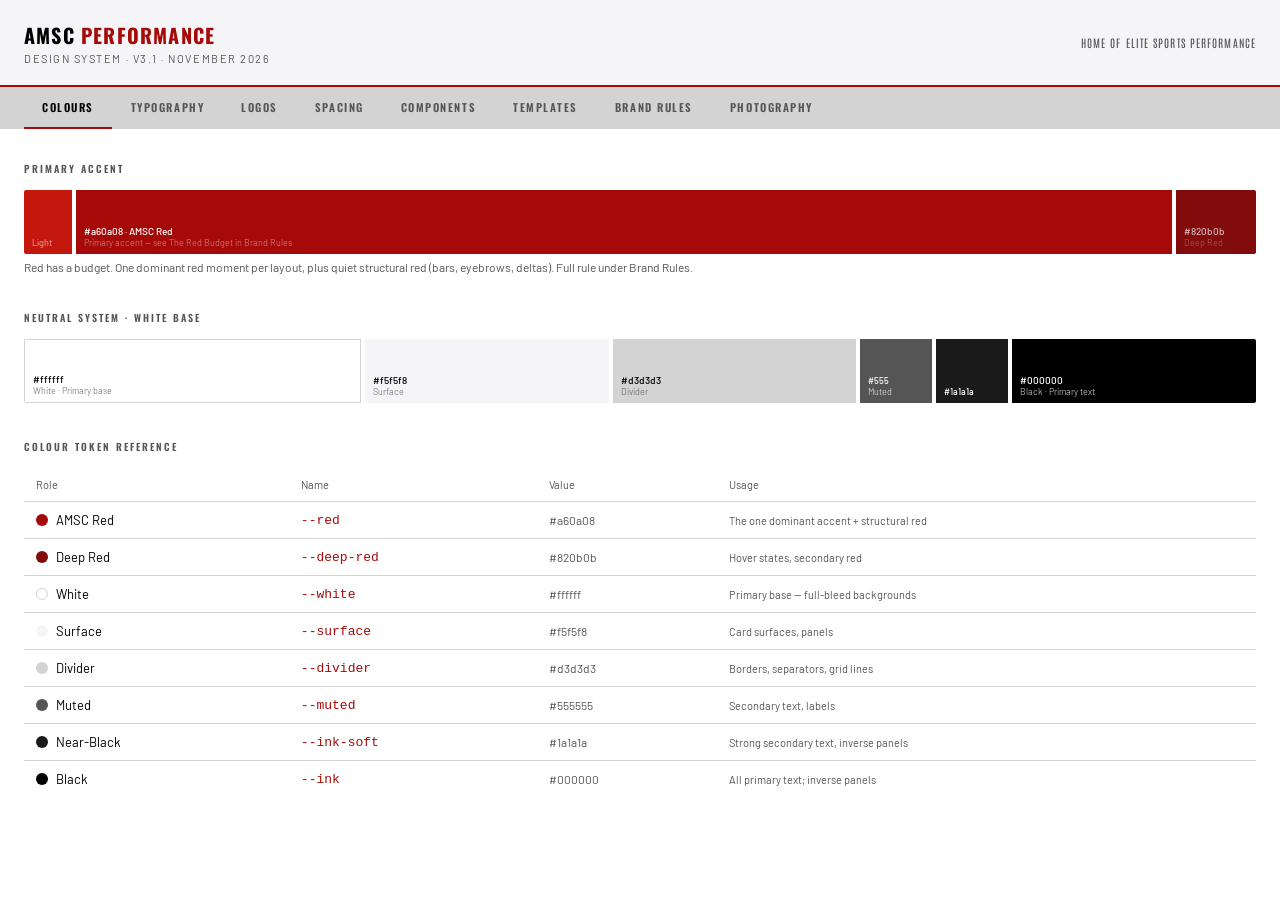
<file: index.html>
<!DOCTYPE html>
<html lang="en">
<head>
<meta charset="UTF-8">
<meta name="viewport" content="width=device-width, initial-scale=1.0">
<title>AMSC Performance — Design System v3.1</title>
<link href="https://fonts.googleapis.com/css2?family=Oswald:wght@400;600;700&family=Antonio:wght@400;500;700&family=Barlow:wght@400;500&display=swap" rel="stylesheet">
<style>
*{box-sizing:border-box;margin:0;padding:0}
.sr-only{position:absolute;width:1px;height:1px;padding:0;margin:-1px;overflow:hidden;clip:rect(0,0,0,0);white-space:nowrap;border:0}
:root{
  --red:#a60a08;--deep-red:#820b0b;
  --white:#ffffff;--surface:#f5f5f8;--divider:#d3d3d3;
  --muted:#555;--text-2:#555;--ink-soft:#1a1a1a;--ink:#000;
  --black:#000;
}
/* v3.1: white is the base; black carries text + contrast. Photo/overlay zones re-invert for legibility. */
.on-photo{--ink:#f5f5f8;--text-2:#d3d3d3;--muted:#d3d3d3;--divider:#333}
.ds{background:#fff;min-height:100vh;color:var(--ink);font-family:'Barlow',sans-serif;padding:0 0 48px}
.ds-header{background:var(--surface);border-bottom:2px solid var(--red);padding:20px 24px;display:flex;align-items:center;gap:16px}
.ds-wordmark{font-family:'Oswald',sans-serif;font-weight:700;font-size:20px;letter-spacing:.06em;color:var(--ink)}
.ds-wordmark span{color:var(--red)}
.ds-sub{font-family:'Barlow',sans-serif;font-size:11px;color:var(--muted);letter-spacing:.14em;text-transform:uppercase;margin-top:2px}
.ds-nav{display:flex;gap:1px;padding:0 24px;background:var(--divider);border-bottom:1px solid var(--divider);flex-wrap:wrap}
.ds-tab{font-family:'Oswald',sans-serif;font-weight:600;font-size:11px;letter-spacing:.14em;text-transform:uppercase;padding:12px 18px;cursor:pointer;border:none;background:transparent;color:var(--muted);border-bottom:2px solid transparent;margin-bottom:-1px;transition:all .15s}
.ds-tab.on{color:var(--ink);border-bottom-color:var(--red)}
.ds-tab:hover:not(.on){color:var(--text-2)}
.ds-body{padding:32px 24px}
.ds-section{display:none}.ds-section.on{display:block}
.label{font-family:'Oswald',sans-serif;font-weight:600;font-size:10px;letter-spacing:.2em;text-transform:uppercase;color:var(--muted);margin-bottom:14px}
.group{margin-bottom:36px}
.rule{border:none;border-top:0.5px solid var(--divider);margin:28px 0}
.swatch-row{display:flex;gap:4px;height:64px;border-radius:2px;overflow:hidden;margin-bottom:6px}
.sw{flex:1;display:flex;align-items:flex-end;padding:6px 8px}
.sw-label{font-family:'Barlow',sans-serif;font-size:10px;font-weight:500}
.hex{font-family:'Barlow',sans-serif;font-size:9px;opacity:.7}
.token-table{width:100%;border-collapse:collapse}
.token-table tr{border-bottom:0.5px solid var(--divider)}
.token-table tr:last-child{border-bottom:none}
.token-table td{padding:10px 12px;font-size:13px;vertical-align:middle}
.mono{font-family:monospace;font-size:11px;color:var(--red)}
.type-row{padding:16px 0;border-bottom:0.5px solid var(--divider)}
.type-row:last-child{border-bottom:none}
.type-meta{font-family:monospace;font-size:10px;color:var(--muted);margin-top:5px}
.sp-row{display:flex;align-items:center;gap:16px;padding:8px 0;border-bottom:0.5px solid var(--divider)}
.sp-row:last-child{border-bottom:none}
.sp-name{font-family:monospace;font-size:11px;color:var(--muted);min-width:32px}
.sp-bar{background:var(--red);height:14px;border-radius:1px;opacity:.85}
.sp-val{font-family:'Antonio',sans-serif;font-size:13px;color:var(--text-2);min-width:40px}
.comp-grid{display:grid;grid-template-columns:repeat(auto-fit,minmax(220px,1fr));gap:1px;background:var(--divider);margin-bottom:1px}
.comp-card{background:var(--surface);padding:20px}
.comp-title{font-family:'Oswald',sans-serif;font-weight:600;font-size:9px;letter-spacing:.2em;text-transform:uppercase;color:var(--muted);margin-bottom:16px}
.eyebrow{display:inline-flex;align-items:center;gap:6px;padding:3px 10px;background:var(--red);font-family:'Oswald',sans-serif;font-weight:600;font-size:10px;letter-spacing:.18em;text-transform:uppercase;color:#fff;border-radius:1px}
.eyebrow-ghost{border:0.5px solid var(--red);background:transparent;color:var(--red)}
.metric-large{font-family:'Antonio',sans-serif;font-weight:700;font-size:48px;color:var(--ink);line-height:1}
.metric-label{font-family:'Barlow',sans-serif;font-size:10px;letter-spacing:.14em;text-transform:uppercase;color:var(--muted);margin-top:4px}
.metric-sm{font-family:'Antonio',sans-serif;font-weight:700;font-size:24px;color:var(--ink);line-height:1}
.delta{font-family:'Antonio',sans-serif;font-weight:500;font-size:16px;color:var(--red)}
.stat-bar{display:flex;gap:1px;background:var(--divider)}
.stat-cell{flex:1;background:var(--surface);padding:12px 10px}
.stat-num{font-family:'Antonio',sans-serif;font-weight:700;font-size:22px;color:var(--ink);line-height:1}
.stat-num.accent{color:var(--red)}
.stat-lbl{font-family:'Barlow',sans-serif;font-size:9px;letter-spacing:.14em;text-transform:uppercase;color:var(--muted);margin-top:3px}
.btn-primary{display:inline-flex;align-items:center;gap:8px;padding:10px 20px;background:var(--red);color:#fff;font-family:'Oswald',sans-serif;font-weight:600;font-size:12px;letter-spacing:.14em;text-transform:uppercase;border:none;cursor:pointer;border-radius:1px;transition:background .15s}
.btn-primary:hover{background:var(--deep-red)}
.btn-ghost{background:transparent;border:0.5px solid var(--ink);color:var(--ink)}
.btn-ghost:hover{background:rgba(0,0,0,.05)}
.divider-red{height:2px;background:var(--red);margin:16px 0}
.divider-thin{height:0.5px;background:var(--divider);margin:12px 0}
.rule-red{border-left:3px solid var(--red);padding-left:14px;margin:8px 0}
.rule-red p{font-family:'Barlow',sans-serif;font-size:13px;color:var(--text-2);line-height:1.7;font-style:italic}
.rule-red .attr{font-family:'Barlow',sans-serif;font-size:10px;letter-spacing:.1em;text-transform:uppercase;color:var(--muted);margin-top:6px}
.tpl-frame{background:var(--surface);border:0.5px solid var(--divider);position:relative}
.tpl-photo{width:100%;background:#111;display:flex;align-items:center;justify-content:center;overflow:hidden;position:relative}
.tpl-photo-inner{width:100%;height:100%;background:linear-gradient(160deg,#111 0%,#1e1e1e 100%);display:flex;align-items:center;justify-content:center}
.photo-label{font-family:'Barlow',sans-serif;font-size:10px;color:var(--muted);letter-spacing:.1em;text-transform:uppercase;text-align:center}
.tpl-overlay{position:absolute;bottom:0;left:0;right:0;height:55%;background:linear-gradient(to top,rgba(0,0,0,.95) 0%,transparent 100%)}
.tpl-content{padding:14px}
.grid2{display:grid;grid-template-columns:1fr 1fr;gap:1px;background:var(--divider)}
.grid3{display:grid;grid-template-columns:1fr 1fr 1fr;gap:1px;background:var(--divider)}
.grid-cell{background:var(--surface);padding:14px}
.brand-rule-row{display:flex;align-items:flex-start;gap:14px;padding:12px 0;border-bottom:0.5px solid var(--divider)}
.brand-rule-row:last-child{border-bottom:none}
.brand-dot{width:6px;height:6px;border-radius:50%;background:var(--red);margin-top:5px;flex-shrink:0}
.brand-dot.grey{background:var(--muted)}
.brand-rule-text{font-family:'Barlow',sans-serif;font-size:13px;color:var(--text-2);line-height:1.6}
.do-dont{display:grid;grid-template-columns:1fr 1fr;gap:1px;background:var(--divider)}
.do-box{background:var(--surface);padding:16px}
.do-head{font-family:'Oswald',sans-serif;font-weight:600;font-size:9px;letter-spacing:.2em;text-transform:uppercase;margin-bottom:10px}
.do-head.do{color:#3a8c5c}.do-head.dont{color:var(--red)}
.budget-card{background:var(--surface);border-left:3px solid var(--red);padding:22px}
.budget-h{font-family:'Oswald',sans-serif;font-weight:700;font-size:20px;text-transform:uppercase;color:var(--ink);margin-bottom:6px}
.budget-sub{font-family:'Barlow',sans-serif;font-size:13px;color:var(--text-2);line-height:1.7}
.chip{display:inline-block;font-family:'Oswald',sans-serif;font-weight:600;font-size:10px;letter-spacing:.14em;text-transform:uppercase;padding:4px 10px;border-radius:1px;margin:3px 4px 3px 0}
.chip.dom{background:var(--red);color:#fff}
.chip.struct{background:transparent;border:0.5px solid var(--muted);color:var(--text-2)}
.hl{background:var(--red);color:#fff;padding:0 8px}
.logo-stage{display:flex;gap:1px;background:var(--divider);flex-wrap:wrap}
.logo-cell{background:var(--surface);padding:28px;display:flex;flex-direction:column;align-items:center;justify-content:center;gap:12px;flex:1;min-width:200px}
.logo-cell.onred{background:var(--red)}
.logo-cell.onlight{background:var(--white)}
.logo-cell.ondark{background:var(--ink)}
.logo-cell.ondark .logo-cap{color:#d3d3d3}
.logo-cell.ondark .logo-cap b{color:#f5f5f8}
.logo-cell.ondark .logo-file{color:#888}
.logo-cell img{display:block;height:auto;object-fit:contain}
.logo-cell img.wm{width:190px;max-width:100%}
.logo-cell img.ic{width:84px}
.logo-cap{font-family:'Barlow',sans-serif;font-size:10px;letter-spacing:.12em;text-transform:uppercase;color:var(--muted);text-align:center}
.logo-cap b{color:var(--ink);font-weight:600}
.logo-cell.onred .logo-cap{color:rgba(255,255,255,.75)}
.logo-cell.onred .logo-cap b{color:#fff}
.logo-cell.onlight .logo-cap{color:var(--muted)}
.logo-cell.onlight .logo-cap b{color:#111}
.logo-file{font-family:monospace;font-size:9px;color:var(--muted);margin-top:2px;display:block;text-transform:none;letter-spacing:0}
.logo-cell.onred .logo-file{color:rgba(255,255,255,.6)}
.logo-cell.onlight .logo-file{color:#888}
</style>
</head>
<body style="margin:0;padding:0;background:#fff">

<h2 class="sr-only">AMSC Performance Design System — colours, typography, spacing, components, logos, and brand rules</h2>

<div class="ds">
<div class="ds-header">
  <div>
    <div class="ds-wordmark">AMSC <span>PERFORMANCE</span></div>
    <div class="ds-sub">Design System · v3.1 · November 2026</div>
  </div>
  <div style="margin-left:auto;font-family:'Antonio',sans-serif;font-size:11px;color:var(--muted);letter-spacing:.1em">HOME OF ELITE SPORTS PERFORMANCE</div>
</div>

<div class="ds-nav">
  <button class="ds-tab on" onclick="show('colours',this)">Colours</button>
  <button class="ds-tab" onclick="show('type',this)">Typography</button>
  <button class="ds-tab" onclick="show('logos',this)">Logos</button>
  <button class="ds-tab" onclick="show('spacing',this)">Spacing</button>
  <button class="ds-tab" onclick="show('components',this)">Components</button>
  <button class="ds-tab" onclick="show('templates',this)">Templates</button>
  <button class="ds-tab" onclick="show('rules',this)">Brand Rules</button>
  <button class="ds-tab" onclick="show('photo',this)">Photography</button>
</div>

<div class="ds-body">

<!-- COLOURS -->
<div id="colours" class="ds-section on">
  <div class="group">
    <div class="label">Primary Accent</div>
    <div class="swatch-row">
      <div class="sw" style="background:#c4180f;flex:none;width:48px"><span class="sw-label" style="color:rgba(255,255,255,.5);font-size:9px">Light</span></div>
      <div class="sw" style="background:var(--red);flex:2"><span><div class="sw-label" style="color:#fff">#a60a08 · AMSC Red</div><div class="hex" style="color:rgba(255,255,255,.6)">Primary accent — see The Red Budget in Brand Rules</div></span></div>
      <div class="sw" style="background:var(--deep-red);flex:none;width:80px"><span><div class="sw-label" style="color:rgba(255,255,255,.7);font-size:10px">#820b0b</div><div class="hex" style="color:rgba(255,255,255,.4)">Deep Red</div></span></div>
    </div>
    <div style="font-family:'Barlow',sans-serif;font-size:12px;color:var(--muted)">Red has a budget. One dominant red moment per layout, plus quiet structural red (bars, eyebrows, deltas). Full rule under Brand Rules.</div>
  </div>

  <div class="group">
    <div class="label">Neutral System · White Base</div>
    <div class="swatch-row">
      <div class="sw" style="background:var(--white);flex:1.4;border:0.5px solid var(--divider)"><span><div class="sw-label" style="color:var(--ink)">#ffffff</div><div class="hex" style="color:var(--muted)">White · Primary base</div></span></div>
      <div class="sw" style="background:var(--surface);flex:1"><span><div class="sw-label" style="color:var(--ink)">#f5f5f8</div><div class="hex" style="color:var(--muted)">Surface</div></span></div>
      <div class="sw" style="background:var(--divider);flex:1"><span><div class="sw-label" style="color:var(--ink)">#d3d3d3</div><div class="hex" style="color:var(--muted)">Divider</div></span></div>
      <div class="sw" style="background:var(--muted);flex:none;width:72px"><span><div class="sw-label" style="color:#fff;font-size:9px">#555</div><div class="hex" style="color:#fff">Muted</div></span></div>
      <div class="sw" style="background:var(--ink-soft);flex:none;width:72px"><span><div class="sw-label" style="color:#fff;font-size:9px">#1a1a1a</div></span></div>
      <div class="sw" style="background:var(--ink);flex:1"><span><div class="sw-label" style="color:#fff">#000000</div><div class="hex" style="color:#fff">Black · Primary text</div></span></div>
    </div>
  </div>
  </div>

  <div class="group">
    <div class="label">Colour Token Reference</div>
    <table class="token-table">
      <tr><td style="color:var(--muted);font-size:11px">Role</td><td style="color:var(--muted);font-size:11px">Name</td><td style="color:var(--muted);font-size:11px">Value</td><td style="color:var(--muted);font-size:11px">Usage</td></tr>
      <tr><td><div style="display:flex;align-items:center;gap:8px"><div style="width:12px;height:12px;background:var(--red);border-radius:50%"></div><span style="font-size:13px;color:var(--ink)">AMSC Red</span></div></td><td class="mono">--red</td><td style="font-size:12px;color:var(--text-2)">#a60a08</td><td style="font-size:11px;color:var(--muted)">The one dominant accent + structural red</td></tr>
      <tr><td><div style="display:flex;align-items:center;gap:8px"><div style="width:12px;height:12px;background:var(--deep-red);border-radius:50%"></div><span style="font-size:13px;color:var(--ink)">Deep Red</span></div></td><td class="mono">--deep-red</td><td style="font-size:12px;color:var(--text-2)">#820b0b</td><td style="font-size:11px;color:var(--muted)">Hover states, secondary red</td></tr>
      <tr><td><div style="display:flex;align-items:center;gap:8px"><div style="width:12px;height:12px;background:var(--white);border:0.5px solid var(--divider);border-radius:50%"></div><span style="font-size:13px;color:var(--ink)">White</span></div></td><td class="mono">--white</td><td style="font-size:12px;color:var(--text-2)">#ffffff</td><td style="font-size:11px;color:var(--muted)">Primary base — full-bleed backgrounds</td></tr>
      <tr><td><div style="display:flex;align-items:center;gap:8px"><div style="width:12px;height:12px;background:var(--surface);border-radius:50%"></div><span style="font-size:13px;color:var(--ink)">Surface</span></div></td><td class="mono">--surface</td><td style="font-size:12px;color:var(--text-2)">#f5f5f8</td><td style="font-size:11px;color:var(--muted)">Card surfaces, panels</td></tr>
      <tr><td><div style="display:flex;align-items:center;gap:8px"><div style="width:12px;height:12px;background:var(--divider);border-radius:50%"></div><span style="font-size:13px;color:var(--ink)">Divider</span></div></td><td class="mono">--divider</td><td style="font-size:12px;color:var(--text-2)">#d3d3d3</td><td style="font-size:11px;color:var(--muted)">Borders, separators, grid lines</td></tr>
      <tr><td><div style="display:flex;align-items:center;gap:8px"><div style="width:12px;height:12px;background:var(--muted);border-radius:50%"></div><span style="font-size:13px;color:var(--ink)">Muted</span></div></td><td class="mono">--muted</td><td style="font-size:12px;color:var(--text-2)">#555555</td><td style="font-size:11px;color:var(--muted)">Secondary text, labels</td></tr>
      <tr><td><div style="display:flex;align-items:center;gap:8px"><div style="width:12px;height:12px;background:var(--ink-soft);border-radius:50%"></div><span style="font-size:13px;color:var(--ink)">Near-Black</span></div></td><td class="mono">--ink-soft</td><td style="font-size:12px;color:var(--text-2)">#1a1a1a</td><td style="font-size:11px;color:var(--muted)">Strong secondary text, inverse panels</td></tr>
      <tr><td><div style="display:flex;align-items:center;gap:8px"><div style="width:12px;height:12px;background:var(--ink);border-radius:50%"></div><span style="font-size:13px;color:var(--ink)">Black</span></div></td><td class="mono">--ink</td><td style="font-size:12px;color:var(--text-2)">#000000</td><td style="font-size:11px;color:var(--muted)">All primary text; inverse panels</td></tr>
      </table>
  </div>
</div>

<!-- TYPOGRAPHY -->
<div id="type" class="ds-section">
  <div class="group">
    <div class="label">Font 1 — Oswald · Authority</div>
    <div class="type-row">
      <div style="font-family:'Oswald',sans-serif;font-weight:700;font-size:52px;text-transform:uppercase;color:var(--ink);line-height:.95">DISPLAY</div>
      <div class="type-meta">Oswald 700 · 48–96px · Uppercase · line-height .95 · Use: headlines, cover type</div>
    </div>
    <div class="type-row">
      <div style="font-family:'Oswald',sans-serif;font-weight:700;font-size:36px;text-transform:uppercase;color:var(--ink)">ATHLETE SPOTLIGHT</div>
      <div class="type-meta">Oswald 700 · H1 · 32–48px · Uppercase</div>
    </div>
    <div class="type-row">
      <div style="font-family:'Oswald',sans-serif;font-weight:600;font-size:22px;text-transform:uppercase;color:var(--ink)">SESSION OVERVIEW</div>
      <div class="type-meta">Oswald 600 · H2 · 20–28px · Uppercase</div>
    </div>
    <div class="type-row">
      <div style="font-family:'Oswald',sans-serif;font-weight:600;font-size:11px;letter-spacing:.2em;text-transform:uppercase;color:var(--red)">BASKETBALL · NAIROBI CITY THUNDER</div>
      <div class="type-meta">Oswald 600 · Eyebrow · 10–12px · Tracking .18–.22em · Always in red</div>
    </div>
  </div>

  <hr class="rule">

  <div class="group">
    <div class="label">Font 2 — Antonio · Data & Editorial</div>
    <div class="type-row">
      <div style="display:flex;align-items:baseline;gap:4px">
        <span style="font-family:'Antonio',sans-serif;font-weight:700;font-size:52px;color:var(--red);line-height:1">10.3</span>
        <span style="font-family:'Antonio',sans-serif;font-weight:400;font-size:20px;color:var(--muted)">s</span>
      </div>
      <div class="type-meta">Antonio 700 · Metric Large · 36–56px · Numbers lead always</div>
    </div>
    <div class="type-row">
      <div style="display:flex;align-items:baseline;gap:12px">
        <span style="font-family:'Antonio',sans-serif;font-weight:700;font-size:28px;color:var(--ink)">91</span>
        <span style="font-family:'Antonio',sans-serif;font-weight:500;font-size:16px;color:var(--red)">▲ +12%</span>
      </div>
      <div class="type-meta">Antonio 500 · Metric Small + Delta · 18–28px</div>
    </div>
    <div class="type-row">
      <div style="font-family:'Antonio',sans-serif;font-weight:400;font-size:14px;color:var(--text-2)">100m Personal Best · Kenya #7 · 2026 Season</div>
      <div class="type-meta">Antonio 400 · Data Label · 12–16px · Mixed case</div>
    </div>
  </div>

  <hr class="rule">

  <div class="group">
    <div class="label">Font 3 — Barlow · Support</div>
    <div class="type-row">
      <div style="font-family:'Barlow',sans-serif;font-weight:400;font-size:15px;color:var(--text-2);line-height:1.7;max-width:520px">The work started months before that time appeared on the board. Every block start, every drill, every session logged — it compounds. That 10.3 is not a moment. It is a body of work.</div>
      <div class="type-meta">Barlow 400 · Body · 12–16px · Sentence case · line-height 1.7</div>
    </div>
    <div class="type-row">
      <div style="font-family:'Barlow',sans-serif;font-weight:400;font-size:10px;letter-spacing:.14em;text-transform:uppercase;color:var(--muted)">AMSC PERFORMANCE · @AMSCPERFORMANCE · NAIROBI, KENYA</div>
      <div class="type-meta">Barlow 400 · Caption · 9–11px · Uppercase · Tracking .12–.16em</div>
    </div>
  </div>
</div>

<!-- LOGOS -->
<div id="logos" class="ds-section">
  <div class="group">
    <div class="label">Asset Library — Live Files</div>
    <div style="font-family:'Barlow',sans-serif;font-size:12px;color:var(--muted);line-height:1.6;margin-bottom:14px">The real logo files live in the <span style="font-family:monospace;color:var(--text-2)">/logos</span> folder of this repo as transparent PNGs (2084×2084). Each is shown below on its intended background. Filenames follow <span style="font-family:monospace;color:var(--text-2)">amsc-[mark]-[colourway].png</span>.</div>

    <div style="font-family:'Oswald',sans-serif;font-weight:600;font-size:9px;letter-spacing:.2em;text-transform:uppercase;color:var(--red);margin-bottom:8px">Primary · Black + Red · White Base · Default Backgrounds</div>
    <div class="logo-stage">
      <div class="logo-cell onlight">
        <img class="wm" src="logos/amsc-wordmark-black-red.png" alt="AMSC Performance wordmark, black with red accent">
        <div class="logo-cap"><b>Wordmark · Primary</b><span class="logo-file">amsc-wordmark-black-red.png</span></div>
      </div>
      <div class="logo-cell onlight">
        <img class="ic" src="logos/amsc-icon-black-red.png" alt="AMSC C-stopwatch icon, black with red accent">
        <div class="logo-cap"><b>Icon · Primary / Favicon</b><span class="logo-file">amsc-icon-black-red.png</span></div>
      </div>
    </div>

    <div style="font-family:'Oswald',sans-serif;font-weight:600;font-size:9px;letter-spacing:.2em;text-transform:uppercase;color:var(--red);margin:18px 0 8px">On Inverse Black Panels · All Red · Dark Photo Areas</div>
    <div class="logo-stage">
      <div class="logo-cell ondark">
        <img class="wm" src="logos/amsc-wordmark-red.png" alt="AMSC Performance wordmark, all red">
        <div class="logo-cap"><b>Wordmark · On Inverse</b><span class="logo-file">amsc-wordmark-red.png</span></div>
      </div>
      <div class="logo-cell ondark">
        <img class="ic" src="logos/amsc-icon-red.png" alt="AMSC C-stopwatch icon, all red">
        <div class="logo-cap"><b>Icon · On Inverse</b><span class="logo-file">amsc-icon-red.png</span></div>
      </div>
    </div>

    <div style="font-family:'Oswald',sans-serif;font-weight:600;font-size:9px;letter-spacing:.2em;text-transform:uppercase;color:var(--ink);margin:18px 0 8px">On Red / Busy Photo · Off-White Knock-Out</div>
    <div class="logo-stage">
      <div class="logo-cell onred">
        <img class="wm" src="logos/amsc-wordmark-white.png" alt="AMSC Performance wordmark, off-white knock-out">
        <div class="logo-cap"><b>Wordmark · Off-White</b><span class="logo-file">amsc-wordmark-white.png</span></div>
      </div>
      <div class="logo-cell onred">
        <img class="ic" src="logos/amsc-icon-white.png" alt="AMSC C-stopwatch icon, off-white knock-out">
        <div class="logo-cap"><b>Icon · Off-White</b><span class="logo-file">amsc-icon-white.png</span></div>
      </div>
    </div>

    <div style="font-family:'Oswald',sans-serif;font-weight:600;font-size:9px;letter-spacing:.2em;text-transform:uppercase;color:var(--muted);margin:18px 0 8px">Mono · All Black · Light Backgrounds & Print</div>
    <div class="logo-stage">
      <div class="logo-cell onlight">
        <img class="wm" src="logos/amsc-wordmark-black.png" alt="AMSC Performance wordmark, all black">
        <div class="logo-cap"><b>Wordmark · Mono Black</b><span class="logo-file">amsc-wordmark-black.png</span></div>
      </div>
      <div class="logo-cell onlight">
        <img class="ic" src="logos/amsc-icon-black.png" alt="AMSC C-stopwatch icon, all black">
        <div class="logo-cap"><b>Icon · Mono Black</b><span class="logo-file">amsc-icon-black.png</span></div>
      </div>
    </div>

    <div style="font-family:'Oswald',sans-serif;font-weight:600;font-size:9px;letter-spacing:.2em;text-transform:uppercase;color:var(--muted);margin:18px 0 8px">Alternate · Red + Black · Light & Neutral Backgrounds</div>
    <div class="logo-stage">
      <div class="logo-cell onlight">
        <img class="wm" src="logos/amsc-wordmark-red-black.png" alt="AMSC Performance wordmark, red with black accent">
        <div class="logo-cap"><b>Wordmark · Alt</b><span class="logo-file">amsc-wordmark-red-black.png</span></div>
      </div>
      <div class="logo-cell onlight">
        <img class="ic" src="logos/amsc-icon-red-black.png" alt="AMSC C-stopwatch icon, red with black accent">
        <div class="logo-cap"><b>Icon · Alt</b><span class="logo-file">amsc-icon-red-black.png</span></div>
      </div>
    </div>

    <div style="font-family:'Barlow',sans-serif;font-size:11px;color:var(--muted);line-height:1.6;margin-top:14px;padding:12px 14px;background:var(--surface);border-left:3px solid var(--red)">Full matrix, both marks: <b style="color:var(--ink)">black / black+red</b> for white backgrounds (default) · <b style="color:var(--ink)">red</b> for inverse black panels &amp; dark photo areas · <b style="color:var(--ink)">off-white</b> for red bars &amp; busy photography. All transparent PNGs at 2084×2084.</div>
  </div>

  <hr class="rule">

  <div class="group">
    <div class="label">Logo Usage Rules</div>
    <div class="brand-rule-row"><div class="brand-dot"></div><div class="brand-rule-text"><strong style="color:var(--ink)">Two marks only.</strong> The full wordmark (AMSC PERFORMANCE) is primary. The C-stopwatch icon is the standalone symbol — use it as a watermark, app/profile mark, or where the full wordmark won't fit.</div></div>
    <div class="brand-rule-row"><div class="brand-dot"></div><div class="brand-rule-text"><strong style="color:var(--ink)">Colour follows the background.</strong> Black + red on white (the default base). Red (#a60a08) on inverse black panels and dark photo areas. Off-white (#f5f5f8) on red bars or busy photography. Never any other colour. Never a gradient.</div></div>
    <div class="brand-rule-row"><div class="brand-dot"></div><div class="brand-rule-text"><strong style="color:var(--ink)">Clear space.</strong> Keep clear space around the wordmark equal to the height of the "C" icon. Nothing — text, photo edges, other logos — intrudes into that zone.</div></div>
    <div class="brand-rule-row"><div class="brand-dot"></div><div class="brand-rule-text"><strong style="color:var(--ink)">Minimum size.</strong> Wordmark never below 90px wide on screen. Social: logo width ≈ 15–20% of canvas max. Presentations: 10–15% of slide width. Icon never below 24px.</div></div>
    <div class="brand-rule-row"><div class="brand-dot grey"></div><div class="brand-rule-text">Never stretch, rotate, recolour outside the two approved versions, add effects (shadow/glow/bevel), or place the red mark on a red or mid-tone background where contrast fails.</div></div>
    <div class="brand-rule-row"><div class="brand-dot grey"></div><div class="brand-rule-text">The logo is always the quietest element in athlete content — present, never competing. See the Athlete Protagonist rule.</div></div>
  </div>

  <hr class="rule">

  <div class="group">
    <div class="label">Icon as Watermark</div>
    <div style="background:var(--surface);padding:20px;display:flex;align-items:center;gap:24px;flex-wrap:wrap">
      <div style="position:relative;width:200px;height:120px;background:#fff;border:0.5px solid var(--divider);overflow:hidden;flex-shrink:0">
        <img src="logos/amsc-icon-red.png" alt="" style="position:absolute;right:-26px;top:50%;transform:translateY(-50%);width:130px;height:auto;opacity:0.08">
        <div style="position:absolute;left:14px;top:14px;font-family:'Oswald',sans-serif;font-weight:600;font-size:9px;letter-spacing:.18em;color:var(--red)">THE SOLUTION</div>
        <div style="position:absolute;left:14px;top:32px;font-family:'Oswald',sans-serif;font-weight:700;font-size:15px;color:var(--ink);line-height:1.05">BUILT AROUND<br>YOUR SQUAD.</div>
      </div>
      <div style="font-family:'Barlow',sans-serif;font-size:12px;color:var(--muted);line-height:1.7;max-width:340px">The C-stopwatch icon may sit large and faded in the background of brand frames — opacity 4–8%, bleeding off an edge, never overlapping the focal text. One watermark per layout. It adds institutional weight without spending the red budget. <span style="color:var(--text-2)">(Shown: <span style="font-family:monospace">amsc-icon-red.png</span> at 8% opacity.)</span></div>
    </div>
  </div>
</div>

<!-- SPACING -->
<div id="spacing" class="ds-section">
  <div class="group">
    <div class="label">8px Base Grid</div>
    <div class="sp-row"><span class="sp-name">8</span><div class="sp-bar" style="width:8px"></div><span class="sp-val">8px</span><span style="font-family:'Barlow',sans-serif;font-size:11px;color:var(--muted)">Icon gap, tight spacing</span></div>
    <div class="sp-row"><span class="sp-name">16</span><div class="sp-bar" style="width:16px"></div><span class="sp-val">16px</span><span style="font-family:'Barlow',sans-serif;font-size:11px;color:var(--muted)">Component internal padding, gutters</span></div>
    <div class="sp-row"><span class="sp-name">24</span><div class="sp-bar" style="width:24px"></div><span class="sp-val">24px</span><span style="font-family:'Barlow',sans-serif;font-size:11px;color:var(--muted)">Card padding, section gap</span></div>
    <div class="sp-row"><span class="sp-name">32</span><div class="sp-bar" style="width:32px"></div><span class="sp-val">32px</span><span style="font-family:'Barlow',sans-serif;font-size:11px;color:var(--muted)">Between components</span></div>
    <div class="sp-row"><span class="sp-name">40</span><div class="sp-bar" style="width:40px"></div><span class="sp-val">40px</span><span style="font-family:'Barlow',sans-serif;font-size:11px;color:var(--muted)">Slide margins</span></div>
    <div class="sp-row"><span class="sp-name">48</span><div class="sp-bar" style="width:48px"></div><span class="sp-val">48px</span><span style="font-family:'Barlow',sans-serif;font-size:11px;color:var(--muted)">Major section breaks</span></div>
    <div class="sp-row"><span class="sp-name">64</span><div class="sp-bar" style="width:64px"></div><span class="sp-val">64px</span><span style="font-family:'Barlow',sans-serif;font-size:11px;color:var(--muted)">Between layout zones</span></div>
    <div class="sp-row"><span class="sp-name">96</span><div class="sp-bar" style="width:96px"></div><span class="sp-val">96px</span><span style="font-family:'Barlow',sans-serif;font-size:11px;color:var(--muted)">Hero sections, full-bleed padding</span></div>
  </div>
  <hr class="rule">
  <div class="group">
    <div class="label">Corner Radius</div>
    <div style="display:flex;gap:16px;align-items:flex-end">
      <div style="text-align:center"><div style="width:48px;height:48px;border:0.5px solid var(--divider);background:var(--surface);border-radius:0"></div><div style="font-size:10px;color:var(--muted);margin-top:6px;font-family:'Barlow',sans-serif">0px<br>Layouts</div></div>
      <div style="text-align:center"><div style="width:48px;height:48px;border:0.5px solid var(--divider);background:var(--surface);border-radius:2px"></div><div style="font-size:10px;color:var(--muted);margin-top:6px;font-family:'Barlow',sans-serif">2px<br>Tags</div></div>
      <div style="text-align:center"><div style="width:48px;height:48px;border:0.5px solid var(--divider);background:var(--surface);border-radius:4px"></div><div style="font-size:10px;color:var(--muted);margin-top:6px;font-family:'Barlow',sans-serif">4px<br>UI max</div></div>
      <div style="margin-left:16px;font-family:'Barlow',sans-serif;font-size:12px;color:var(--muted);max-width:260px;line-height:1.6">AMSC design is structured and precise. Avoid rounded aesthetics. Full-bleed elements always have radius 0.</div>
    </div>
  </div>
  <hr class="rule">
  <div class="group">
    <div class="label">Border Weights</div>
    <div style="display:flex;flex-direction:column;gap:12px">
      <div style="display:flex;align-items:center;gap:16px"><div style="width:120px;height:0;border-top:0.5px solid var(--divider)"></div><span style="font-family:monospace;font-size:11px;color:var(--muted)">0.5px · Dividers, cards, separators</span></div>
      <div style="display:flex;align-items:center;gap:16px"><div style="width:120px;height:0;border-top:1px solid var(--text-2)"></div><span style="font-family:monospace;font-size:11px;color:var(--muted)">1px · Emphasis borders</span></div>
      <div style="display:flex;align-items:center;gap:16px"><div style="width:120px;height:0;border-top:2px solid var(--red)"></div><span style="font-family:monospace;font-size:11px;color:var(--muted)">2px red · Accent bar (max deliberate red use)</span></div>
      <div style="display:flex;align-items:center;gap:16px"><div style="width:120px;height:0;border-top:4px solid var(--red)"></div><span style="font-family:monospace;font-size:11px;color:var(--muted)">4px red · Cover page / hero bar max</span></div>
    </div>
  </div>
</div>

<!-- COMPONENTS -->
<div id="components" class="ds-section">
  <div class="group">
    <div class="label">Eyebrow Labels</div>
    <div class="comp-grid">
      <div class="comp-card"><div class="comp-title">Red Fill · Default</div><span class="eyebrow">Basketball · NBL Africa</span></div>
      <div class="comp-card"><div class="comp-title">Ghost · Secondary</div><span class="eyebrow eyebrow-ghost">Sprint · 100m / 200m</span></div>
    </div>
  </div>

  <div class="group">
    <div class="label">Metric Display</div>
    <div class="comp-grid">
      <div class="comp-card">
        <div class="comp-title">Large · Accent</div>
        <div class="metric-large" style="color:var(--red)">10.3<span style="font-size:24px;color:var(--muted)">s</span></div>
        <div class="metric-label">100m Personal Best</div>
      </div>
      <div class="comp-card">
        <div class="comp-title">Large · Primary</div>
        <div class="metric-large">91</div>
        <div class="metric-label">Acceleration Score</div>
      </div>
      <div class="comp-card">
        <div class="comp-title">Small + Delta</div>
        <div class="metric-sm">74 <span class="delta">▲ +12%</span></div>
        <div class="metric-label">Sprint Composite · vs Baseline</div>
      </div>
      <div class="comp-card">
        <div class="comp-title">Data Label Row</div>
        <div style="display:flex;flex-direction:column;gap:6px">
          <div style="display:flex;justify-content:space-between;align-items:baseline"><span class="metric-sm" style="font-size:18px">2.87</span><span style="font-family:'Barlow',sans-serif;font-size:9px;letter-spacing:.1em;text-transform:uppercase;color:var(--muted)">10-Yard Split</span></div>
          <div style="display:flex;justify-content:space-between;align-items:baseline"><span class="metric-sm" style="font-size:18px">4.51</span><span style="font-family:'Barlow',sans-serif;font-size:9px;letter-spacing:.1em;text-transform:uppercase;color:var(--muted)">40-Yard Dash</span></div>
          <div style="display:flex;justify-content:space-between;align-items:baseline"><span class="metric-sm" style="font-size:18px;color:var(--red)">+8cm</span><span style="font-family:'Barlow',sans-serif;font-size:9px;letter-spacing:.1em;text-transform:uppercase;color:var(--muted)">Vert Delta</span></div>
        </div>
      </div>
    </div>
  </div>

  <div class="group">
    <div class="label">Stat Bar</div>
    <div class="stat-bar">
      <div class="stat-cell"><div class="stat-num accent">10.3</div><div class="stat-lbl">100m PB</div></div>
      <div class="stat-cell"><div class="stat-num">#7</div><div class="stat-lbl">Kenya Rank</div></div>
      <div class="stat-cell"><div class="stat-num">2026</div><div class="stat-lbl">Season</div></div>
    </div>
    <div style="font-family:'Barlow',sans-serif;font-size:11px;color:var(--muted);margin-top:8px">Used at bottom of hybrid layouts. Max 3 stats. The single accented number gets red.</div>
  </div>

  <div class="group">
    <div class="label">Quote Block</div>
    <div class="comp-card" style="background:var(--surface);border:0.5px solid var(--divider)">
      <div class="divider-red"></div>
      <div class="rule-red"><p>"The numbers don't lie. Every session I ran, every rep I lifted — the combine was just the moment it all showed up."</p><div class="attr">Simani Regau · Sprint · Kenya #7</div></div>
    </div>
  </div>

  <div class="group">
    <div class="label">Buttons</div>
    <div style="display:flex;gap:12px;flex-wrap:wrap">
      <button class="btn-primary">View Report</button>
      <button class="btn-primary btn-ghost">Download PDF</button>
      <button class="btn-primary" style="background:transparent;border:0.5px solid var(--muted);color:var(--muted);cursor:default">Disabled</button>
    </div>
  </div>

  <div class="group">
    <div class="label">Dividers</div>
    <div class="divider-red"></div>
    <div style="font-family:'Barlow',sans-serif;font-size:11px;color:var(--muted);margin-bottom:10px">2px red · Major section break</div>
    <div class="divider-thin"></div>
    <div style="font-family:'Barlow',sans-serif;font-size:11px;color:var(--muted)">0.5px grey · Standard separator</div>
  </div>
</div>

<!-- TEMPLATES -->
<div id="templates" class="ds-section">
  <div class="group">
    <div class="label">Template 1 — The Result Post · Hybrid Layout</div>
    <div style="max-width:300px">
      <div class="tpl-frame" style="aspect-ratio:1">
        <div class="tpl-photo on-photo" style="height:72%">
          <div class="tpl-photo-inner">
            <div class="photo-label">HERO PHOTO<br>Athlete · Competitive environment<br>High contrast · Dark vignette</div>
          </div>
          <div class="tpl-overlay"></div>
          <div style="position:absolute;top:12px;left:12px"><span style="font-family:'Oswald',sans-serif;font-weight:700;font-size:10px;color:rgba(245,245,248,.4);letter-spacing:.06em">AMSC</span></div>
          <div style="position:absolute;bottom:14px;left:14px;right:14px">
            <div style="font-family:'Oswald',sans-serif;font-weight:600;font-size:9px;letter-spacing:.18em;text-transform:uppercase;color:var(--red);margin-bottom:4px">Basketball · BAL Africa</div>
            <div style="font-family:'Oswald',sans-serif;font-weight:700;font-size:26px;text-transform:uppercase;color:var(--ink);line-height:.95">DERRICK<br>OGECHI</div>
            <div style="font-family:'Barlow',sans-serif;font-size:10px;color:var(--text-2);margin-top:4px">Nairobi City Thunder · Captain</div>
          </div>
        </div>
        <div class="stat-bar" style="height:28%">
          <div class="stat-cell"><div class="stat-num accent" style="font-size:18px">28</div><div class="stat-lbl" style="font-size:8px">Pts</div></div>
          <div class="stat-cell"><div class="stat-num" style="font-size:18px">11</div><div class="stat-lbl" style="font-size:8px">Reb</div></div>
          <div class="stat-cell"><div class="stat-num" style="font-size:18px">7</div><div class="stat-lbl" style="font-size:8px">Ast</div></div>
        </div>
      </div>
    </div>
    <div style="font-family:'Barlow',sans-serif;font-size:12px;color:var(--muted);margin-top:10px">Photo 72% · Stat bar 28% · Red on single defining number · Athlete name always larger than logo</div>
  </div>

  <hr class="rule">

  <div class="group">
    <div class="label">Template 2 — The Process Post · Split Layout</div>
    <div style="max-width:380px">
      <div class="grid2" style="border:0.5px solid var(--divider)">
        <div class="on-photo" style="background:#111;min-height:140px;display:flex;align-items:center;justify-content:center;padding:16px">
          <div class="photo-label">DOCUMENTARY PHOTO<br>Training environment<br>Real session · Unposed</div>
        </div>
        <div class="grid-cell" style="background:var(--surface)">
          <div style="font-family:'Oswald',sans-serif;font-weight:600;font-size:8px;letter-spacing:.18em;text-transform:uppercase;color:var(--red);margin-bottom:8px">Force Production</div>
          <div class="metric-large" style="font-size:36px">91</div>
          <div class="metric-label">Acceleration Score</div>
          <div class="divider-thin" style="margin:10px 0"></div>
          <div style="font-family:'Barlow',sans-serif;font-size:10px;color:var(--text-2);line-height:1.6">Session 14 · Phase 3 loading. Consistent output across all five attempts.</div>
          <div style="margin-top:10px"><span class="metric-sm" style="font-size:16px;color:var(--red)">▲ +12%</span><div class="metric-label" style="font-size:8px">vs Baseline</div></div>
        </div>
      </div>
    </div>
    <div style="font-family:'Barlow',sans-serif;font-size:12px;color:var(--muted);margin-top:10px">Photo 55% · Data panel 45% · Documentary mode · One metric, one delta</div>
  </div>

  <hr class="rule">

  <div class="group">
    <div class="label">Sparse vs Dense — Layout Modes</div>
    <div class="do-dont" style="border:0.5px solid var(--divider)">
      <div class="do-box">
        <div class="do-head do">SPARSE · Impact &amp; Emotion</div>
        <div style="font-family:'Barlow',sans-serif;font-size:12px;color:var(--muted);line-height:1.6">Brand awareness, campaign graphics, athlete name reveals. Max 3 competing elements. Dominant negative space is intentional — do not fill it. One metric maximum.</div>
      </div>
      <div class="do-box" style="border-left:0.5px solid var(--divider)">
        <div class="do-head dont" style="color:#3a8c5c">DENSE · Data &amp; Analysis</div>
        <div style="font-family:'Barlow',sans-serif;font-size:12px;color:var(--muted);line-height:1.6">Performance reports, combine results, proposals, dashboards. Every zone works. Clear hierarchy: headline → metrics → supporting data → source. Numbers are the visual anchors.</div>
      </div>
    </div>
  </div>
</div>

<!-- BRAND RULES -->
<div id="rules" class="ds-section">

  <div class="group">
    <div class="label">The Master Principle — The Red Budget</div>
    <div class="budget-card">
      <div class="budget-h">EVERY LAYOUT GETS ONE DOMINANT RED MOMENT</div>
      <div class="budget-sub">And only one. The dominant red is the thing the eye must land on first. It is <em>either</em> a red-backed headline highlight, <em>or</em> a single hero metric in red, <em>or</em> one CTA element — never two on the same layout.</div>
      <div style="margin-top:16px">
        <div style="font-family:'Oswald',sans-serif;font-weight:600;font-size:9px;letter-spacing:.2em;text-transform:uppercase;color:var(--muted);margin-bottom:8px">Pick ONE dominant per layout</div>
        <span class="chip dom">Red-backed headline highlight</span>
        <span class="chip dom">One hero metric in red</span>
        <span class="chip dom">One CTA element</span>
      </div>
      <div style="margin-top:16px">
        <div style="font-family:'Oswald',sans-serif;font-weight:600;font-size:9px;letter-spacing:.2em;text-transform:uppercase;color:var(--muted);margin-bottom:8px">Structural red — quiet, functional, does NOT count against the budget</div>
        <span class="chip struct">Thin bars / dividers 2–4px</span>
        <span class="chip struct">Eyebrow label chips</span>
        <span class="chip struct">Card top-borders</span>
        <span class="chip struct">Quote left-borders</span>
        <span class="chip struct">Deltas ▲ +12%</span>
      </div>
      <div style="margin-top:18px;padding-top:14px;border-top:0.5px solid var(--divider);font-family:'Barlow',sans-serif;font-size:12px;color:var(--text-2);line-height:1.7"><strong style="color:var(--ink)">The squint test:</strong> if you squint and more than one red element fights to be "the point," you've overspent. Pull one back to structural, or remove it.</div>
    </div>
  </div>

  <hr class="rule">

  <div class="group">
    <div class="label">The Core Rule</div>
    <div style="background:var(--surface);padding:20px;border-left:3px solid var(--red)">
      <div style="font-family:'Oswald',sans-serif;font-weight:700;font-size:18px;text-transform:uppercase;color:var(--ink);margin-bottom:8px">THE ATHLETE IS ALWAYS THE PROTAGONIST</div>
      <div style="font-family:'Barlow',sans-serif;font-size:13px;color:var(--text-2);line-height:1.7">AMSC is the coach in the corner. Every design decision must honour this. The athlete's name is always larger than the AMSC logo. The achievement is always the headline. AMSC's role is always framing, never competing.</div>
    </div>
  </div>

  <hr class="rule">

  <div class="group">
    <div class="label">Signature Elements — The AMSC Look</div>

    <div style="background:var(--surface);padding:18px;margin-bottom:1px">
      <div style="display:flex;align-items:center;gap:12px;margin-bottom:10px"><span style="font-family:'Antonio',sans-serif;font-weight:700;font-size:15px;color:var(--red)">01</span><span style="font-family:'Oswald',sans-serif;font-weight:600;font-size:13px;text-transform:uppercase;color:var(--ink)">Red Horizontal Bars as Structure</span></div>
      <div class="divider-red" style="margin:10px 0"></div>
      <div style="font-family:'Barlow',sans-serif;font-size:12px;color:var(--text-2);line-height:1.7">Narrow, contained, full-width red bars are approved as structural dividers and label-holders — the tagline strip, eyebrow bars, section separators. Height stays limited (a strip, never a panel). This is structural red: it organises, it doesn't compete. <strong style="color:var(--ink)">Red as a large background surface is still forbidden.</strong></div>
    </div>

    <div style="background:var(--surface);padding:18px;margin-bottom:1px">
      <div style="display:flex;align-items:center;gap:12px;margin-bottom:12px"><span style="font-family:'Antonio',sans-serif;font-weight:700;font-size:15px;color:var(--red)">02</span><span style="font-family:'Oswald',sans-serif;font-weight:600;font-size:13px;text-transform:uppercase;color:var(--ink)">Red-Backed Headline Highlight</span></div>
      <div style="font-family:'Oswald',sans-serif;font-weight:700;font-size:22px;text-transform:uppercase;color:var(--ink);line-height:1.15;margin-bottom:12px">BUILT AROUND <span class="hl">YOUR SQUAD.</span></div>
      <div style="font-family:'Barlow',sans-serif;font-size:12px;color:var(--text-2);line-height:1.7">The strongest device in the system. One key phrase sits on a solid red bar inside the headline. This <em>is</em> the dominant red moment — it expresses the budget, it doesn't break it. One highlight per layout, on the single most important phrase.</div>
    </div>

    <div style="background:var(--surface);padding:18px;margin-bottom:1px">
      <div style="display:flex;align-items:center;gap:12px;margin-bottom:10px"><span style="font-family:'Antonio',sans-serif;font-weight:700;font-size:15px;color:var(--red)">03</span><span style="font-family:'Oswald',sans-serif;font-weight:600;font-size:13px;text-transform:uppercase;color:var(--ink)">Stopwatch Watermark</span></div>
      <div style="font-family:'Barlow',sans-serif;font-size:12px;color:var(--text-2);line-height:1.7">The C-stopwatch icon, large and faded (4–8% opacity), bleeding off an edge of a brand frame. Institutional weight without competing for attention. One per layout, behind the content, never overlapping focal text. Full spec under Logos → Icon as Watermark.</div>
    </div>

    <div style="background:var(--surface);padding:18px">
      <div style="display:flex;align-items:center;gap:12px;margin-bottom:10px"><span style="font-family:'Antonio',sans-serif;font-weight:700;font-size:15px;color:var(--red)">04</span><span style="font-family:'Oswald',sans-serif;font-weight:600;font-size:13px;text-transform:uppercase;color:var(--ink)">Founder Portrait on the Close</span></div>
      <div style="font-family:'Barlow',sans-serif;font-size:12px;color:var(--text-2);line-height:1.7">Arnold's portrait is permitted on <strong style="color:var(--ink)">closing and contact frames only</strong> — the human signature behind the institution. Never on content, proof, or methodology slides. It signals there is a real person behind the system at the moment of the ask.</div>
    </div>
  </div>

  <hr class="rule">

  <div class="group">
    <div class="label">Red Rules — What Red Hits</div>
    <div class="brand-rule-row"><div class="brand-dot"></div><div class="brand-rule-text">Eyebrow labels and category tags <span style="color:var(--muted);font-size:11px">e.g. ATHLETE SPOTLIGHT · BASKETBALL</span></div></div>
    <div class="brand-rule-row"><div class="brand-dot"></div><div class="brand-rule-text">The single most important metric per layout — one number, one layout</div></div>
    <div class="brand-rule-row"><div class="brand-dot"></div><div class="brand-rule-text">Divider lines, ruled separators and structural bars (2–4px)</div></div>
    <div class="brand-rule-row"><div class="brand-dot"></div><div class="brand-rule-text">Performance deltas and improvement indicators <span style="color:var(--red)">▲ +12%</span></div></div>
    <div class="brand-rule-row"><div class="brand-dot"></div><div class="brand-rule-text">One red-backed headline highlight — the dominant moment</div></div>
    <div class="brand-rule-row"><div class="brand-dot"></div><div class="brand-rule-text">One CTA element per layout maximum — button or download tag</div></div>
    <div class="brand-rule-row"><div class="brand-dot"></div><div class="brand-rule-text">Quote left-border indicator (3px left border on blockquotes)</div></div>
  </div>

  <div class="group">
    <div class="label">Red Never Appears On</div>
    <div class="brand-rule-row"><div class="brand-dot grey"></div><div class="brand-rule-text">Large background <em>surfaces</em> — red is an accent and a bar, never a panel fill</div></div>
    <div class="brand-rule-row"><div class="brand-dot grey"></div><div class="brand-rule-text">Body text — body is always black or dark grey (#555) on white</div></div>
    <div class="brand-rule-row"><div class="brand-dot grey"></div><div class="brand-rule-text">Decorative elements with no functional purpose</div></div>
    <div class="brand-rule-row"><div class="brand-dot grey"></div><div class="brand-rule-text">Two dominant moments on one layout — see The Red Budget</div></div>
  </div>

  <hr class="rule">

  <div class="group">
    <div class="label">Data Presentation Rules</div>
    <div class="do-dont" style="border:0.5px solid var(--divider)">
      <div class="do-box">
        <div class="do-head do">Correct</div>
        <div style="font-family:'Antonio',sans-serif;font-weight:700;font-size:28px;color:var(--ink)">10.3</div>
        <div style="font-family:'Barlow',sans-serif;font-size:10px;letter-spacing:.12em;text-transform:uppercase;color:var(--muted)">100m PB</div>
        <div style="margin-top:12px;font-family:'Antonio',sans-serif;font-size:16px;color:var(--red)">▲ +12%</div>
        <div style="font-family:'Barlow',sans-serif;font-size:10px;letter-spacing:.12em;text-transform:uppercase;color:var(--muted)">Acceleration</div>
      </div>
      <div class="do-box" style="border-left:0.5px solid var(--divider)">
        <div class="do-head dont">Wrong</div>
        <div style="font-family:'Barlow',sans-serif;font-size:13px;color:var(--muted)">100m PB: 10.3s</div>
        <div style="font-family:'Barlow',sans-serif;font-size:11px;color:var(--muted);margin-top:4px">Label leads, number buried</div>
        <div style="margin-top:12px;font-family:'Barlow',sans-serif;font-size:13px;color:var(--muted)">91 (up from 74)</div>
        <div style="font-family:'Barlow',sans-serif;font-size:11px;color:var(--muted);margin-top:4px">Context buried in brackets</div>
      </div>
    </div>
    <div style="font-family:'Barlow',sans-serif;font-size:12px;color:var(--muted);margin-top:8px">The number always comes first. Max 3 metrics per layout. Real numbers only — if exact data is unavailable, show a quote instead.</div>
  </div>

  <hr class="rule">

  <div class="group">
    <div class="label">Authority Sequence in Athlete Content</div>
    <div style="display:flex;flex-direction:column;gap:1px;max-width:360px">
      <div style="display:flex;align-items:center;gap:14px;padding:10px 14px;background:var(--surface)"><span style="font-family:'Antonio',sans-serif;font-size:16px;color:var(--red)">01</span><span style="font-family:'Barlow',sans-serif;font-size:13px;color:var(--ink)">The photo — athlete's presence</span></div>
      <div style="display:flex;align-items:center;gap:14px;padding:10px 14px;background:var(--surface)"><span style="font-family:'Antonio',sans-serif;font-size:16px;color:var(--text-2)">02</span><span style="font-family:'Barlow',sans-serif;font-size:13px;color:var(--ink)">The quote — athlete's voice</span></div>
      <div style="display:flex;align-items:center;gap:14px;padding:10px 14px;background:var(--surface)"><span style="font-family:'Antonio',sans-serif;font-size:16px;color:var(--text-2)">03</span><span style="font-family:'Barlow',sans-serif;font-size:13px;color:var(--ink)">The data — athlete's proof</span></div>
      <div style="display:flex;align-items:center;gap:14px;padding:10px 14px;background:var(--surface)"><span style="font-family:'Antonio',sans-serif;font-size:16px;color:var(--text-2)">04</span><span style="font-family:'Barlow',sans-serif;font-size:13px;color:var(--ink)">The name — athlete's identity</span></div>
      <div style="display:flex;align-items:center;gap:14px;padding:10px 14px;background:var(--surface);border-top:0.5px solid var(--divider)"><span style="font-family:'Antonio',sans-serif;font-size:12px;color:var(--muted)">—</span><span style="font-family:'Barlow',sans-serif;font-size:12px;color:var(--muted)">AMSC logo · quiet · present · always last</span></div>
    </div>
  </div>
</div>

<!-- PHOTOGRAPHY -->
<div id="photo" class="ds-section">
  <div class="group">
    <div class="label">Photo Treatment Modes</div>
    <div class="grid3" style="border:0.5px solid var(--divider)">
      <div class="grid-cell">
        <div style="font-family:'Oswald',sans-serif;font-weight:600;font-size:12px;text-transform:uppercase;color:var(--ink);margin-bottom:8px">Mode 1 · Hero</div>
        <div style="font-family:'Barlow',sans-serif;font-size:12px;color:var(--text-2);line-height:1.7">Full-bleed athlete portrait. Subject sharp and dominant. Dark vignette on lower third for text legibility.</div>
      </div>
      <div class="grid-cell">
        <div style="font-family:'Oswald',sans-serif;font-weight:600;font-size:12px;text-transform:uppercase;color:var(--ink);margin-bottom:8px">Mode 2 · Atmosphere</div>
        <div style="font-family:'Barlow',sans-serif;font-size:12px;color:var(--text-2);line-height:1.7">Athlete partially abstracted. Dark overlay 40–60% opacity. Large negative space for typography to breathe.</div>
      </div>
      <div class="grid-cell">
        <div style="font-family:'Oswald',sans-serif;font-weight:600;font-size:12px;text-transform:uppercase;color:var(--ink);margin-bottom:8px">Mode 3 · Documentary</div>
        <div style="font-family:'Barlow',sans-serif;font-size:12px;color:var(--text-2);line-height:1.7">Raw training aesthetic. Unposed. Authentic moment. Minimal treatment.</div>
      </div>
    </div>
    <div style="font-family:'Barlow',sans-serif;font-size:12px;color:var(--muted);margin-top:10px">Every photo template must accept all three modes. Overlay and text zones must hold regardless of treatment.</div>
  </div>

  <hr class="rule">

  <div class="group">
    <div class="label">Signature Grade — Selective Desaturation</div>
    <div style="background:var(--surface);padding:20px;border-left:3px solid var(--red)">
      <div style="font-family:'Oswald',sans-serif;font-weight:700;font-size:16px;text-transform:uppercase;color:var(--ink);margin-bottom:8px">HERO IN COLOUR. EVERYONE ELSE FADES BACK.</div>
      <div style="font-family:'Barlow',sans-serif;font-size:13px;color:var(--text-2);line-height:1.7">The AMSC cover grade: the hero athlete stays in full colour while surrounding players are desaturated to near-black-and-white. It isolates the protagonist and carries the protagonist rule into the photography itself. Use on covers and athlete spotlights where one figure must dominate a busy frame.</div>
      <div style="font-family:'Barlow',sans-serif;font-size:11px;color:var(--muted);line-height:1.7;margin-top:12px"><strong style="color:var(--text-2)">This is a photo-edit technique, not a layout rule</strong> — it is applied in the grade before the image enters a template. Do not simulate it with overlays in layout. When the hero cannot be cleanly isolated, fall back to Mode 1 Hero with a dark vignette instead.</div>
    </div>
  </div>

  <hr class="rule">

  <div class="group">
    <div class="label">Photography Principles</div>
    <div class="brand-rule-row"><div class="brand-dot"></div><div class="brand-rule-text">Real athletes, real moments. No stock imagery in proof or athlete content.</div></div>
    <div class="brand-rule-row"><div class="brand-dot"></div><div class="brand-rule-text">Favour low-key, high-contrast images — they hold up on a white layout and under a dark vignette.</div></div>
    <div class="brand-rule-row"><div class="brand-dot"></div><div class="brand-rule-text">Leave negative space for typography — shoot and crop with the text zone in mind.</div></div>
    <div class="brand-rule-row"><div class="brand-dot grey"></div><div class="brand-rule-text">Avoid flat, evenly-lit, washed-out images — they have no contrast and no protagonist.</div></div>
  </div>
</div>

</div>
</div>

<script>
function show(id, btn) {
  document.querySelectorAll('.ds-section').forEach(s => s.classList.remove('on'));
  document.querySelectorAll('.ds-tab').forEach(t => t.classList.remove('on'));
  document.getElementById(id).classList.add('on');
  btn.classList.add('on');
}
</script>
</body>
</html>
</file>
